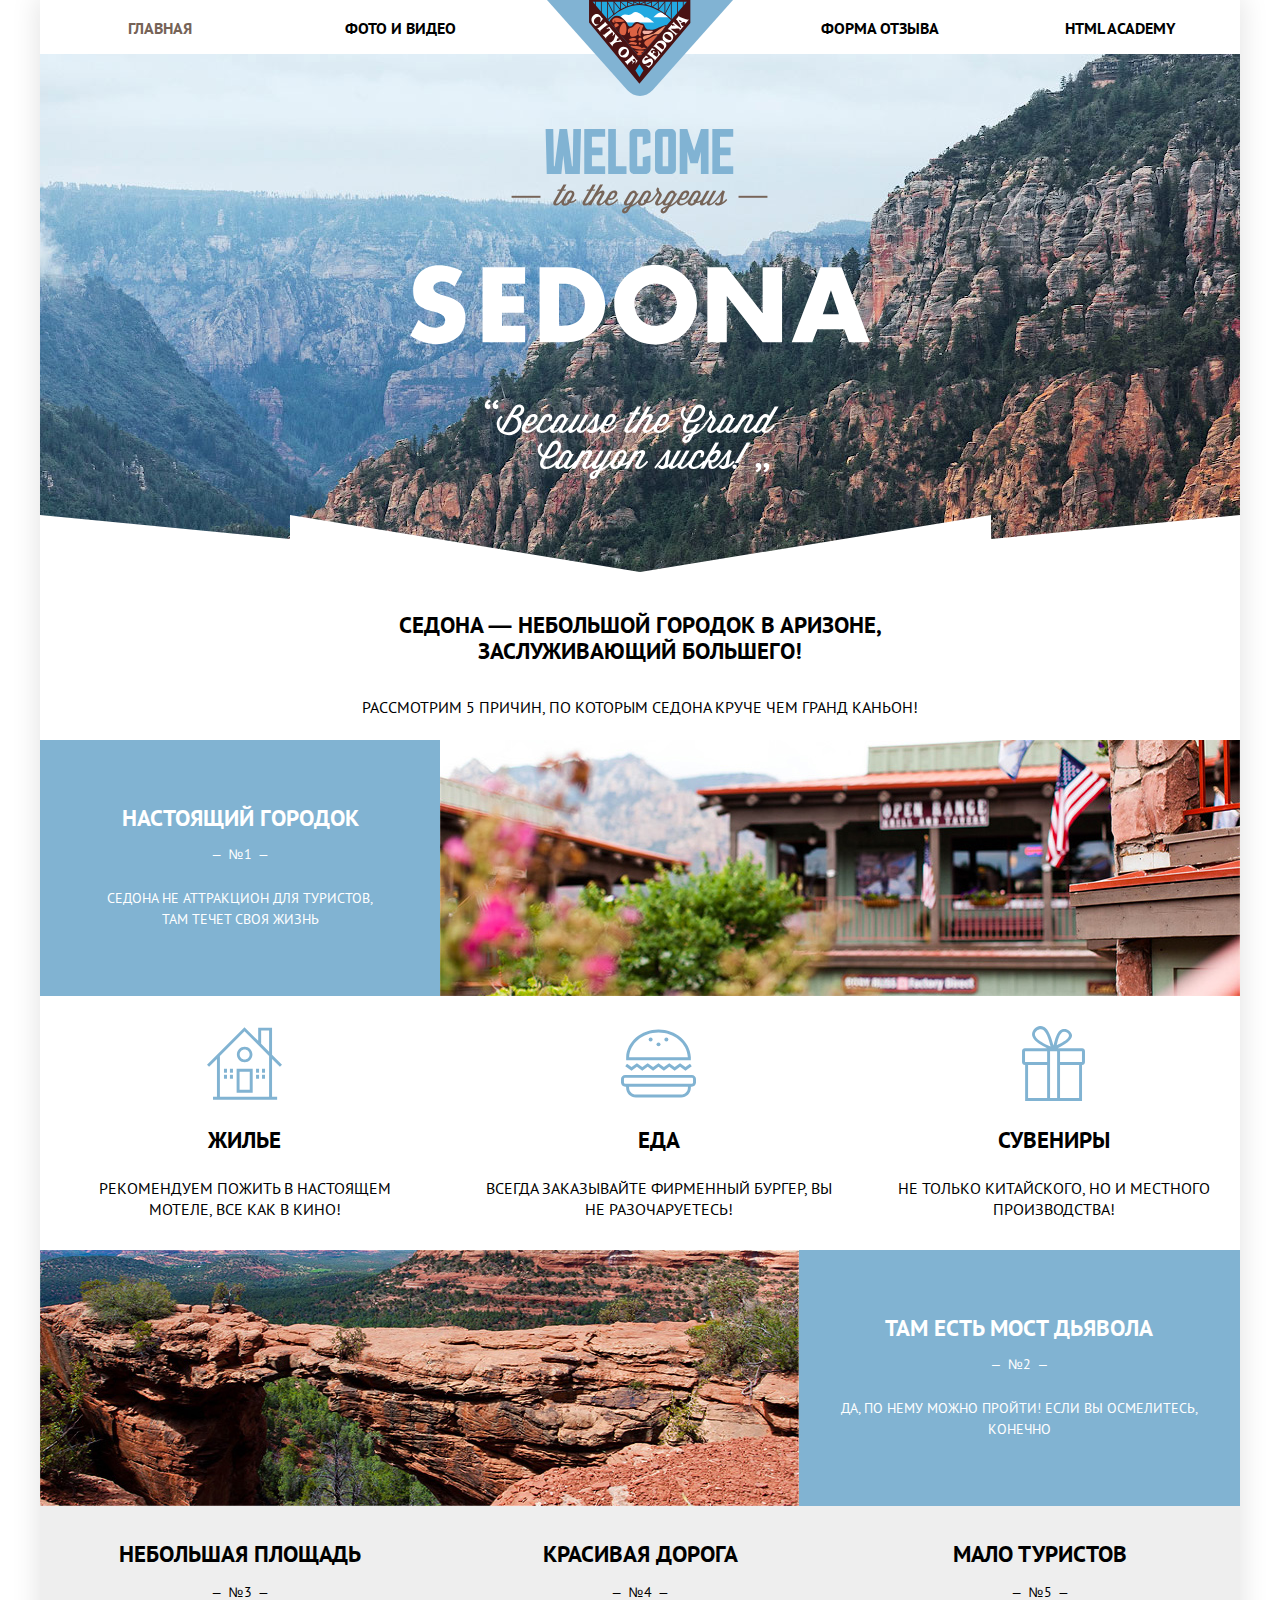
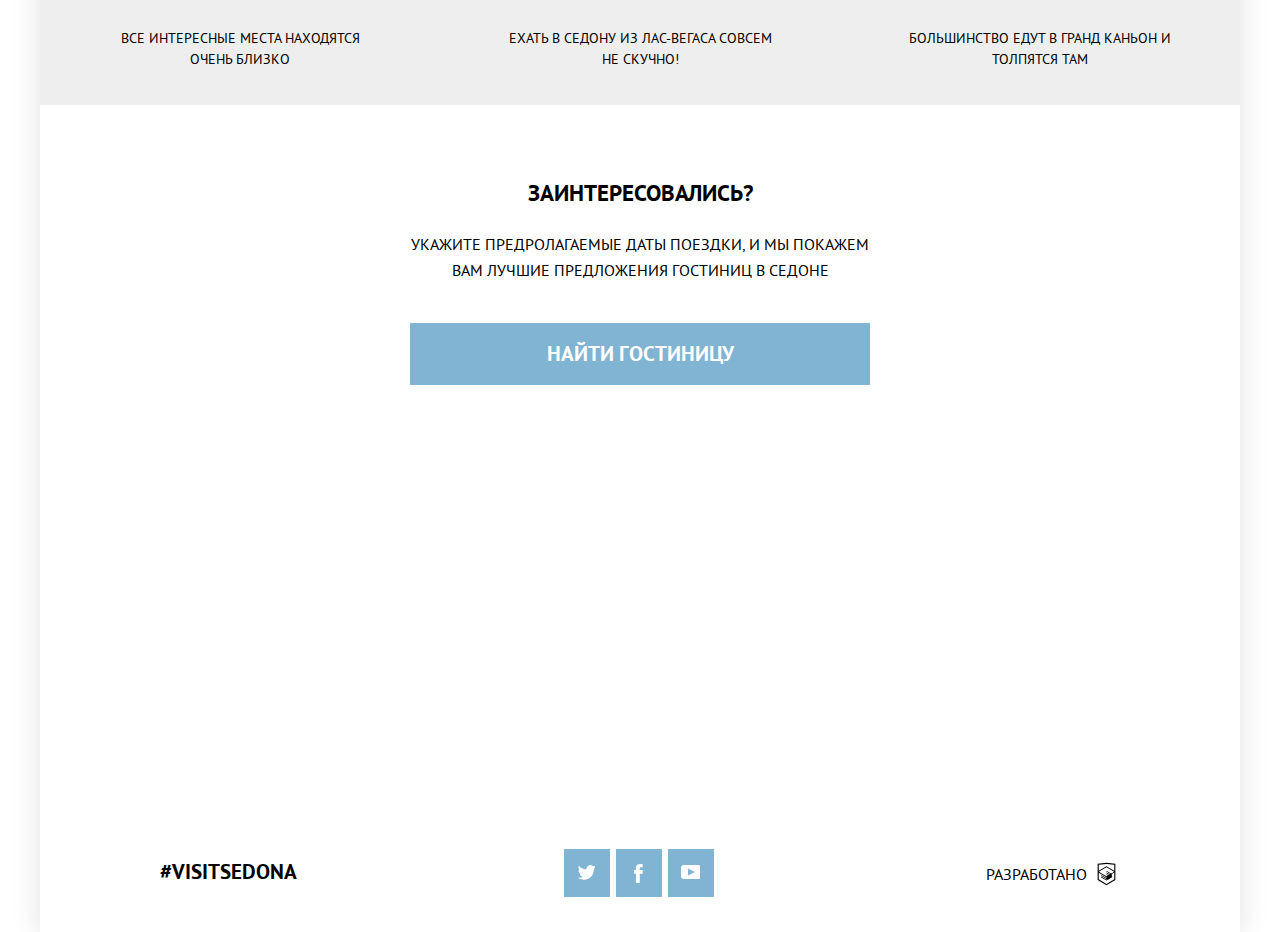
<file: index.html>
<!DOCTYPE html>
<html lang="ru">
<head>
  <meta charset="UTF-8">
  <meta name="viewport" content="width=device-width, initial-scale=1.0">
  <meta http-equiv="X-UA-Compatible" content="ie=edge">
  <meta name="format-detection" content="telephone-no">
  <link rel="stylesheet" href="css/normalize.css">
  <link rel="stylesheet" href="css/style.css">
  <title>Sedona</title>
</head>
<body>

  <header class="main-header nav-no-js">
    <nav class="main-nav">
      <ul class="nav-lists">
        <li class="nav-list nav-list-none nav-list-active">
          <a class="nav-list-item ">Главная</a>
        </li>
        <li class="nav-list nav-list-none">
          <a class="nav-list-item" href="photo.html">Фото и видео</a>
        </li>
        <li class="nav-list nav-list-none">
          <a class="nav-list-item" href="form.html">Форма отзыва</a>
        </li>
        <li class="nav-list nav-list-none">
          <a class="nav-list-item" href="https://htmlacademy.ru/intensive/adaptive">Html academy</a>
        </li>
        <li class="nav-logo">
          <a href="index.html" class="logo-link">
            <picture class="logo-image">
              <source media="(min-width: 1200px)" srcset="img/logo-sedona-desktop.svg">
              <source media="(min-width: 768px)" srcset="img/logo-sedona-tablet.svg">
              <img src="img/logo-sedona-mobile.svg" alt="Sedona">
            </picture>
          </a>
        </li>
      </ul>
      <button type="button" class="menu-toggle">
        <span class="hidden">Menu toggle</span>
      </button>
    </nav>
    <div class="header-intro">
      <img width="282" height="214" src="img/text-sedona-index.svg" alt="">
    </div>
  </header>

  <main>
    <section class="main-intro">
      <b class="intro-title">Седона &mdash; небольшой городок в Аризоне,<br> заслуживающий большего!</b>
      <p class="intro-text">Рассмотрим 5 причин, по которым Седона круче чем Гранд Каньон!</p>
    </section>
    <section class="advantages">
      <div class="advantages-item">
        <div class="advantages-item-about">
          <h2 class="advantages-item-title">Настоящий городок</h2>
          <p class="advantages-item-number">&ndash;&nbsp; №1 &nbsp;&ndash;</p>
          <p class="advantages-item-text">Седона не аттракцион для туристов,<br> там течет своя жизнь</p>
        </div>
        <div class="advantages-picture-wrapper">
          <picture class="advantages-item-picture">
            <source media="(max-width: 767px)" srcset="img/main-city-mobile@1x.jpg 1x,img/main-city-mobile@2x.jpg 2x">
            <source media="(max-width: 1199px)" srcset="img/main-city-tablet@1x.jpg 1x, img/main-city-tablet@2x.jpg 2x">
            <source media="(min-width: 1200px)" srcset="img/main-city-desktop@1x.jpg 1x, img/main-city-desktop@2x.jpg 2x"> 
            <img src="img/main-city@1x.jpg"  alt="Sedona city">
          </picture>
        </div>
      </div>
      <div class="features">
        <ul class="features-list">
          <li class="features-item">
            <img class="features-img" src="img/icon-house.svg" alt="House">
            <div class="features-text">
              <h3 class="features-title">Жилье</h3>
              <p>Рекомендуем пожить в настоящем мотеле, все как в кино!</p>
            </div>
          </li>
        </ul>
        <ul class="features-list">
          <li class="features-item">
            <img class="features-img" src="img/icon-gift.svg" alt="Gift">
            <div class="features-text">
              <h3 class="features-title">Сувениры</h3>
              <p>Не только китайского, но и местного производства!</p>
            </div> 
          </li>
        </ul>
        <ul class="features-list">
          <li class="features-item">
            <img class="features-img" src="img/icon-burger.svg" alt="Food">
            <div class="features-text">
              <h3 class="features-title">Еда</h3>
              <p>Всегда заказывайте фирменный бургер, вы не разочаруетесь!</p>
            </div>
          </li>
        </ul>
      </div>
      <div class="advantages-item advantages-item-bridge">
        <div class="advantages-item-about">
          <h2 class="advantages-item-title">Там есть мост дьявола</h2>
          <p class="advantages-item-number">&ndash;&nbsp; №2 &nbsp;&ndash;</p>
          <p class="advantages-item-text">Да, по нему можно пройти! Если вы осмелитесь, конечно</p>
        </div>
        <div class="advantages-picture-wrapper">
          <picture class="advantages-item-picture">
            <source media="(max-width: 767px)" srcset="img/main-bridge-mobile@1x.jpg 1x,img/main-bridge-mobile@2x.jpg 2x">
            <source media="(max-width: 1199px)" srcset="img/main-bridge-tablet@1x.jpg 1x, img/main-bridge-tablet@2x.jpg 2x">
            <source media="(min-width: 1200px)" srcset="img/main-bridge-desktop@1x.jpg 1x, img/main-bridge-desktop@2x.jpg 2x">
            <img src="img/main-bridge@1x.jpg" alt="Bridge" >
          </picture>
        </div>
      </div>
      <div class="advantages-item-secondary">
        <div class="advantages-item-text">
          <div class="advantages-wrapper">
            <h2 class="advantages-item-title">Небольшая площадь</h2>
            <p class="advantages-item-number">&ndash;&nbsp; №3 &nbsp;&ndash;</p>
            <p>Все интересные места находятся очень близко</p>
          </div>
        </div>
        <div class="advantages-item-text">
          <div class="advantages-wrapper">
            <h2 class="advantages-item-title">Красивая дорога</h2>
            <p class="advantages-item-number">&ndash;&nbsp; №4 &nbsp;&ndash;</p>
            <p>Ехать в Седону из Лас-Вегаса совсем не скучно!</p>
          </div>
        </div>
        <div class="advantages-item-text">
          <div class="advantages-wrapper">
            <h2 class="advantages-item-title">Мало туристов</h2>
            <p class="advantages-item-number">&ndash;&nbsp; №5 &nbsp;&ndash;</p>
            <p>Большинство едут в Гранд Каньон и толпятся там</p>
          </div>
        </div>
      </div>
    </section>
    <section class="booking">
      <h2 class="booking-title">Заинтересовались?</h2>
      <p class="booking-text">Укажите предролагаемые даты поездки, и мы покажем вам лучшие предложения гостиниц в Седоне</p>
      <a class="button booking-search">Найти гостиницу</a>
    </section>
    <section class="map">
        <iframe src="https://www.google.com/maps/embed?pb=!1m18!1m12!1m3!1d3335947.397958795!2d-113.57389481332872!3d35.26219796057121!2m3!1f0!2f0!3f0!3m2!1i1024!2i768!4f13.1!3m3!1m2!1s0x872dbe91db5abf7b%3A0x6b38c28b698d0d4a!2sCoconino+National+Forest!5e0!3m2!1sru!2sua!4v1564577452676!5m2!1sru!2sua" width="1200" height="360" frameborder="0" style="border:0" allowfullscreen></iframe>
    </section>
  </main>

  <footer>
    <div class="footer-hashtag">
      <p>#VisitSedona</p>
    </div>
    <div class="footer-social">
      <ul class="social-list">
        <li class="social-list-item">
          <a class="footer-link-twitter">
            <svg xmlns="http://www.w3.org/2000/svg" version="1" width="17.5" height="14.663"><path fill-rule="evenodd" clip-rule="evenodd" d="M11.283.153c1.736-.484 3.074.264 3.685 1.15.694-.225 1.372-.47 2.072-.69-.004.841-.538 1.478-.883 1.728.704.165 1.343-.481 1.343-.481-.175.977-1.035 1.746-1.611 1.977-.239 6.592-3.272 10.956-10.382 10.823h-.46c-.422 0-4.29-.45-5.047-1.843 2.341.192 4.011-.412 4.835-1.15-.989-.293-2.761-.464-3.07-2.881.362.105.583.223 1.228.117C1.757 8.067.385 7.366.461 5.218c.294.319 1.1.523 1.381.461C1.117 5.444-.188 2.398.921.843 2.794 2.655 4.769 4.364 8.29 4.528c.216-2.24 1.171-3.74 2.993-4.375z"/></svg>
          </a>
        </li>
        <li class="social-list-item">
          <a class="footer-link-facebook">
              <svg xmlns="http://www.w3.org/2000/svg" version="1" width="8.672" height="18.944"><path d="M6.275 3.356h2.398V0H5.795C2.656.181 1.54 2.387 1.948 6.114H0v3.518h1.959v9.312h3.837V9.632h2.857V6.114H5.787c-.022-1.045-.037-2.405.488-2.758z"/></svg>
          </a>
        </li>
        <li class="social-list-item">
          <a class="footer-link-youtube">
              <svg xmlns="http://www.w3.org/2000/svg" version="1" width="19.979" height="14.015"><path d="M17.145 0H2.835A2.842 2.842 0 0 0 0 2.835v8.345a2.842 2.842 0 0 0 2.835 2.835h14.31a2.842 2.842 0 0 0 2.835-2.835V2.835A2.844 2.844 0 0 0 17.145 0zM7.036 10.392V3.623l6.769 3.384-6.769 3.385z"/></svg>
          </a>
        </li>
      </ul>
    </div>
    <div class="footer-copyright">
      <span>Разработано</span>
      <a href="https://htmlacademy.ru/">
        <svg width="27" height="34" xmlns="http://www.w3.org/2000/svg" viewBox="0 0 60 60"><path fill="#000000" d="M30.2 5H30L10.3 7.1v36.2L30 55l19.7-11.7V7.1L30.2 5zm17 36.8L30 52 12.8 41.8V27l17.1 10.2V39l-11.7-7v1.8L30 40.9v1.9l-11.8-7v1.8l11.8 7 11.9-7.1v-7.6l5.3-3.2v15.1zm-.1-17l-4.7 2.8-2.2 1.3-10.3-6.1v1.8l8.8 5.3h-.1l-.2.1-1.3.7-7.3-4.3v1.8l5.8 3.4-1.4.9-4.3-2.6v1.8l2.9 1.7-2.9 1.7-17-10.1 17-10.2 17.2 10zm.1-1.8L29.9 12.8 12.8 23V9.4L30 7.6l17.2 1.8V23z"/></svg>
      </a>
    </div>
  </footer>

  <script src="js/main.js"></script>
</body>
</html>
</file>
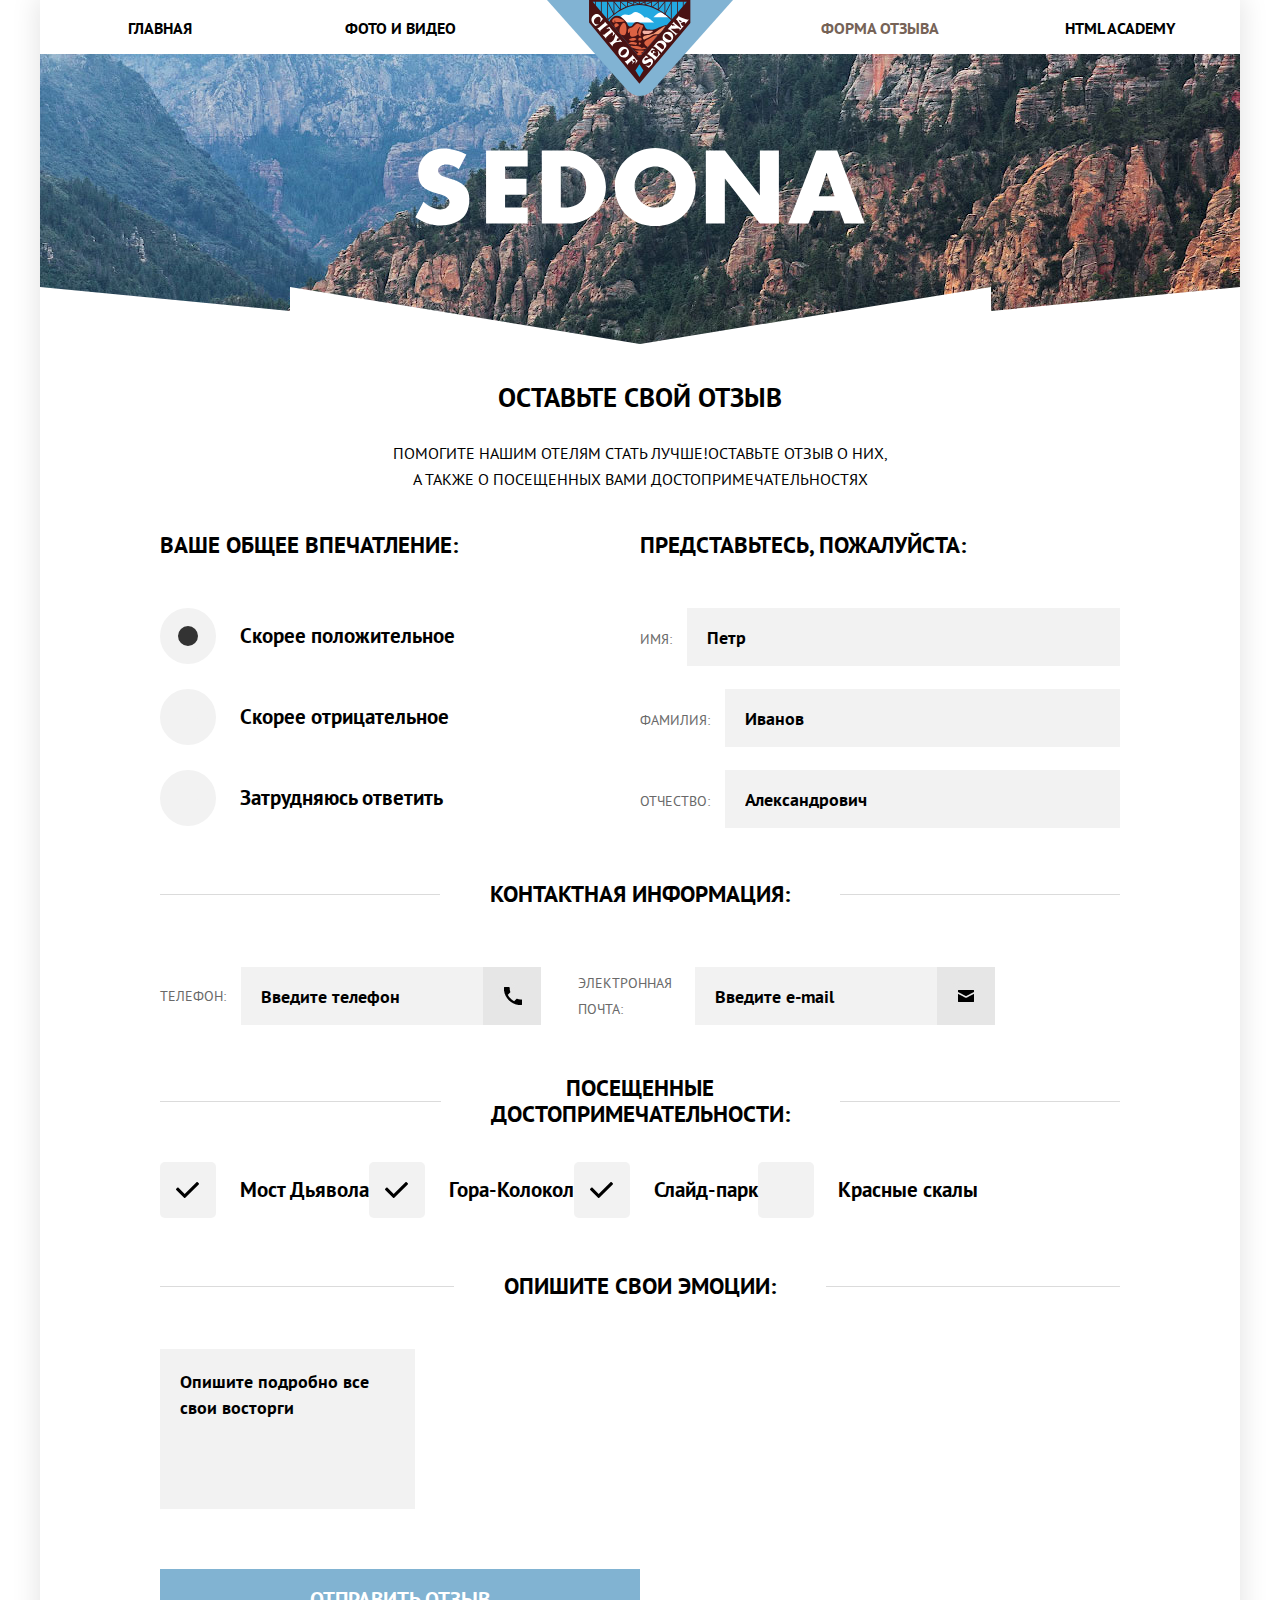
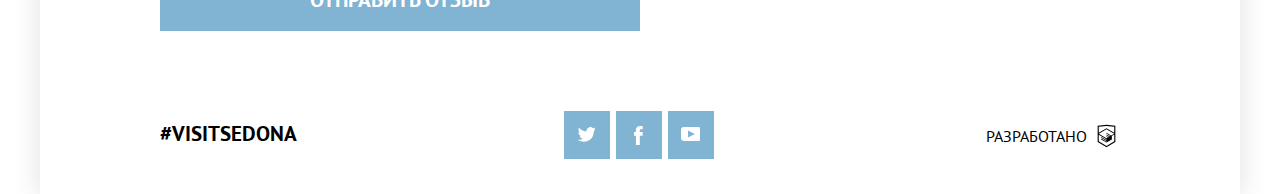
<file: form.html>
<!DOCTYPE html>
<html lang="ru">
<head>
  <meta charset="UTF-8">
  <meta name="viewport" content="width=device-width, initial-scale=1.0">
  <meta http-equiv="X-UA-Compatible" content="ie=edge">
  <meta name="format-detection" content="telephone-no">
  <link rel="stylesheet" href="css/normalize.css">
  <link rel="stylesheet" href="css/style.css">
  <title>Sedona</title>
</head>
<body class="form-html header-secondary">
  <header class="main-header nav-no-js">
    <nav class="main-nav">
      <ul class="nav-lists">
        <li class="nav-list nav-list-none ">
          <a class="nav-list-item" href="index.html">Главная</a>
        </li>
        <li class="nav-list nav-list-none">
          <a class="nav-list-item"  href="photo.html">Фото и видео</a>
        </li>
        <li class="nav-list nav-list-none nav-list-active">
          <a class="nav-list-item">Форма отзыва</a>
        </li>
        <li class="nav-list nav-list-none">
          <a class="nav-list-item" href="https://htmlacademy.ru/intensive/adaptive">Html academy</a>
        </li>
        <li class="nav-logo">
          <a href="index.html" class="logo-link">
            <picture class="logo-image">
              <source media="(min-width: 1200px)" srcset="img/logo-sedona-desktop.svg">
              <source media="(min-width: 768px)" srcset="img/logo-sedona-tablet.svg">
              <img src="img/logo-sedona-mobile.svg" alt="Sedona">
            </picture>
          </a>
        </li>
      </ul>
      <button type="button" class="menu-toggle">
        <span class="hidden">Menu toggle</span>
      </button>
    </nav>
    <div class="header-intro">
        <img src="img/text-sedona.svg" width="229" height="39" alt="">
    </div>
  </header>

  <main>
    <section class="main-intro">
      <h3 class="intro-title">Оставьте свой отзыв</h3>
      <p class="intro-text">Помогите нашим отелям стать лучше!Оставьте отзыв о них,<br> а также о посещенных вами достопримечательностях</p>
    </section>
    <form class="form" action="https://echo.htmlacademy.ru/" method="get">
      <fieldset class="feedback-section personal-data-section">
        <legend class="feedback-section-title">Представьтесь<span>, пожалуйста</span>:</legend>
        <div class="textbox-wrapper">
          <div class="textbox">
            <label class="textbox-title" for="firstname">Имя:</label>
            <input class="textbox-input" type="text" id="firstname" name="firstname" placeholder="Петр">
          </div>
          <div class="textbox">
            <label class="textbox-title" for="surname">Фамилия:</label>
            <input class="textbox-input" type="text" id="surname" name="surname" placeholder="Иванов">
          </div>
          <div class="textbox">
            <label class="textbox-title" for="midname">Отчество:</label>
            <input class="textbox-input" type="text" id="midname" name="midname" placeholder="Александрович">
          </div>
        </div>
      </fieldset>
      <fieldset class="feedback-section contacts-section">
        <legend class="feedback-section-title">Контактная информация:</legend>
        <div class="textbox-wrapper">
          <div class="textbox textbox-contacts">
            <label for="phone" class="textbox-title"><span>Контактный</span> телефон:</label>
            <input type="tel" class="textbox-input textbox-input-phone" id="phone" name="phone" placeholder="Введите телефон" pattern="[0-9]{1}-[0-9]{3}-[0-9]{7}">
          </div>
          <div class="textbox textbox-contacts">
            <label for="email" class="textbox-title">Электронная почта:</label>
            <input type="email" class="textbox-input textbox-input-email" id="email" name="email" placeholder="Введите e-mail">
          </div>
        </div>
      </fieldset>
      <fieldset class="feedback-section impression-section">
        <legend class="feedback-section-title">Ваше общее впечатление:</legend>
        <ul class="toggle-set">
          <li class="toggle-set-item">
            <input class="toggle-set-input" id="value1" name="rating" type="radio" checked>
            <label class="toggle-set-label" for="value1">Скорее положительное</label>
          </li>
          <li class="toggle-set-item">
            <input class="toggle-set-input" id="value2" name="rating" type="radio">
            <label class="toggle-set-label" for="value2">Скорее отрицательное</label>
          </li>
          <li class="toggle-set-item">
            <input class="toggle-set-input" id="value3" name="rating" type="radio">
            <label class="toggle-set-label" for="value3">Затрудняюсь ответить</label>
          </li>
        </ul>
      </fieldset>
      <fieldset class="feedback-section places-section">
        <legend class="feedback-section-title">Посещенные<br> достопримечательности:</legend>
        <ul class="toggle-set">
          <li class="toggle-set-item">
            <input class="toggle-set-input" id="checkbox1" name="bridge" type="checkbox" checked>
            <label class="toggle-set-label" for="checkbox1">Мост Дьявола</label>
          </li>
          <li class="toggle-set-item">
            <input class="toggle-set-input" id="checkbox2" name="mountain" type="checkbox" checked>
            <label class="toggle-set-label" for="checkbox2">Гора-Колокол</label>
          </li>
          <li class="toggle-set-item">
            <input class="toggle-set-input" id="checkbox3" name="park" type="checkbox" checked>
            <label class="toggle-set-label" for="checkbox3">Слайд-парк</label>
          </li>
          <li class="toggle-set-item">
            <input class="toggle-set-input" id="checkbox4" name="rock" type="checkbox">
            <label class="toggle-set-label" for="checkbox4">Красные скалы</label>
          </li>
        </ul>
      </fieldset>
      <fieldset class="feedback-section text-area-section">
        <legend class="feedback-section-title">Опишите свои эмоции:</legend>
        <div class="textbox-wrapper">
          <div class="textbox">
            <textarea class="textbox-input" placeholder="Опишите подробно все свои восторги"></textarea>
          </div>
        </div>
      </fieldset>
      <button class="button form-button" type="submit">Отправить отзыв</button>
    </form>
  </main>

  <footer>
    <div class="footer-hashtag">
      <p>#VisitSedona</p>
    </div>
    <div class="footer-social">
      <ul class="social-list">
        <li class="social-list-item">
          <a class="footer-link-twitter">
            <svg xmlns="http://www.w3.org/2000/svg" version="1" width="17.5" height="14.663"><path fill-rule="evenodd" clip-rule="evenodd" d="M11.283.153c1.736-.484 3.074.264 3.685 1.15.694-.225 1.372-.47 2.072-.69-.004.841-.538 1.478-.883 1.728.704.165 1.343-.481 1.343-.481-.175.977-1.035 1.746-1.611 1.977-.239 6.592-3.272 10.956-10.382 10.823h-.46c-.422 0-4.29-.45-5.047-1.843 2.341.192 4.011-.412 4.835-1.15-.989-.293-2.761-.464-3.07-2.881.362.105.583.223 1.228.117C1.757 8.067.385 7.366.461 5.218c.294.319 1.1.523 1.381.461C1.117 5.444-.188 2.398.921.843 2.794 2.655 4.769 4.364 8.29 4.528c.216-2.24 1.171-3.74 2.993-4.375z"/></svg>
          </a>
        </li>
        <li class="social-list-item">
          <a class="footer-link-facebook">
              <svg xmlns="http://www.w3.org/2000/svg" version="1" width="8.672" height="18.944"><path d="M6.275 3.356h2.398V0H5.795C2.656.181 1.54 2.387 1.948 6.114H0v3.518h1.959v9.312h3.837V9.632h2.857V6.114H5.787c-.022-1.045-.037-2.405.488-2.758z"/></svg>
          </a>
        </li>
        <li class="social-list-item">
          <a class="footer-link-youtube">
              <svg xmlns="http://www.w3.org/2000/svg" version="1" width="19.979" height="14.015"><path d="M17.145 0H2.835A2.842 2.842 0 0 0 0 2.835v8.345a2.842 2.842 0 0 0 2.835 2.835h14.31a2.842 2.842 0 0 0 2.835-2.835V2.835A2.844 2.844 0 0 0 17.145 0zM7.036 10.392V3.623l6.769 3.384-6.769 3.385z"/></svg>
          </a>
        </li>
      </ul>
    </div>
    <div class="footer-copyright">
      <span>Разработано</span>
      <a href="https://htmlacademy.ru/">
        <svg width="27" height="34" xmlns="http://www.w3.org/2000/svg" viewBox="0 0 60 60"><path fill="#000000" d="M30.2 5H30L10.3 7.1v36.2L30 55l19.7-11.7V7.1L30.2 5zm17 36.8L30 52 12.8 41.8V27l17.1 10.2V39l-11.7-7v1.8L30 40.9v1.9l-11.8-7v1.8l11.8 7 11.9-7.1v-7.6l5.3-3.2v15.1zm-.1-17l-4.7 2.8-2.2 1.3-10.3-6.1v1.8l8.8 5.3h-.1l-.2.1-1.3.7-7.3-4.3v1.8l5.8 3.4-1.4.9-4.3-2.6v1.8l2.9 1.7-2.9 1.7-17-10.1 17-10.2 17.2 10zm.1-1.8L29.9 12.8 12.8 23V9.4L30 7.6l17.2 1.8V23z"/></svg>
      </a>
    </div>
  </footer>

  <script src="js/main.js"></script>
</body>
</html>
</file>
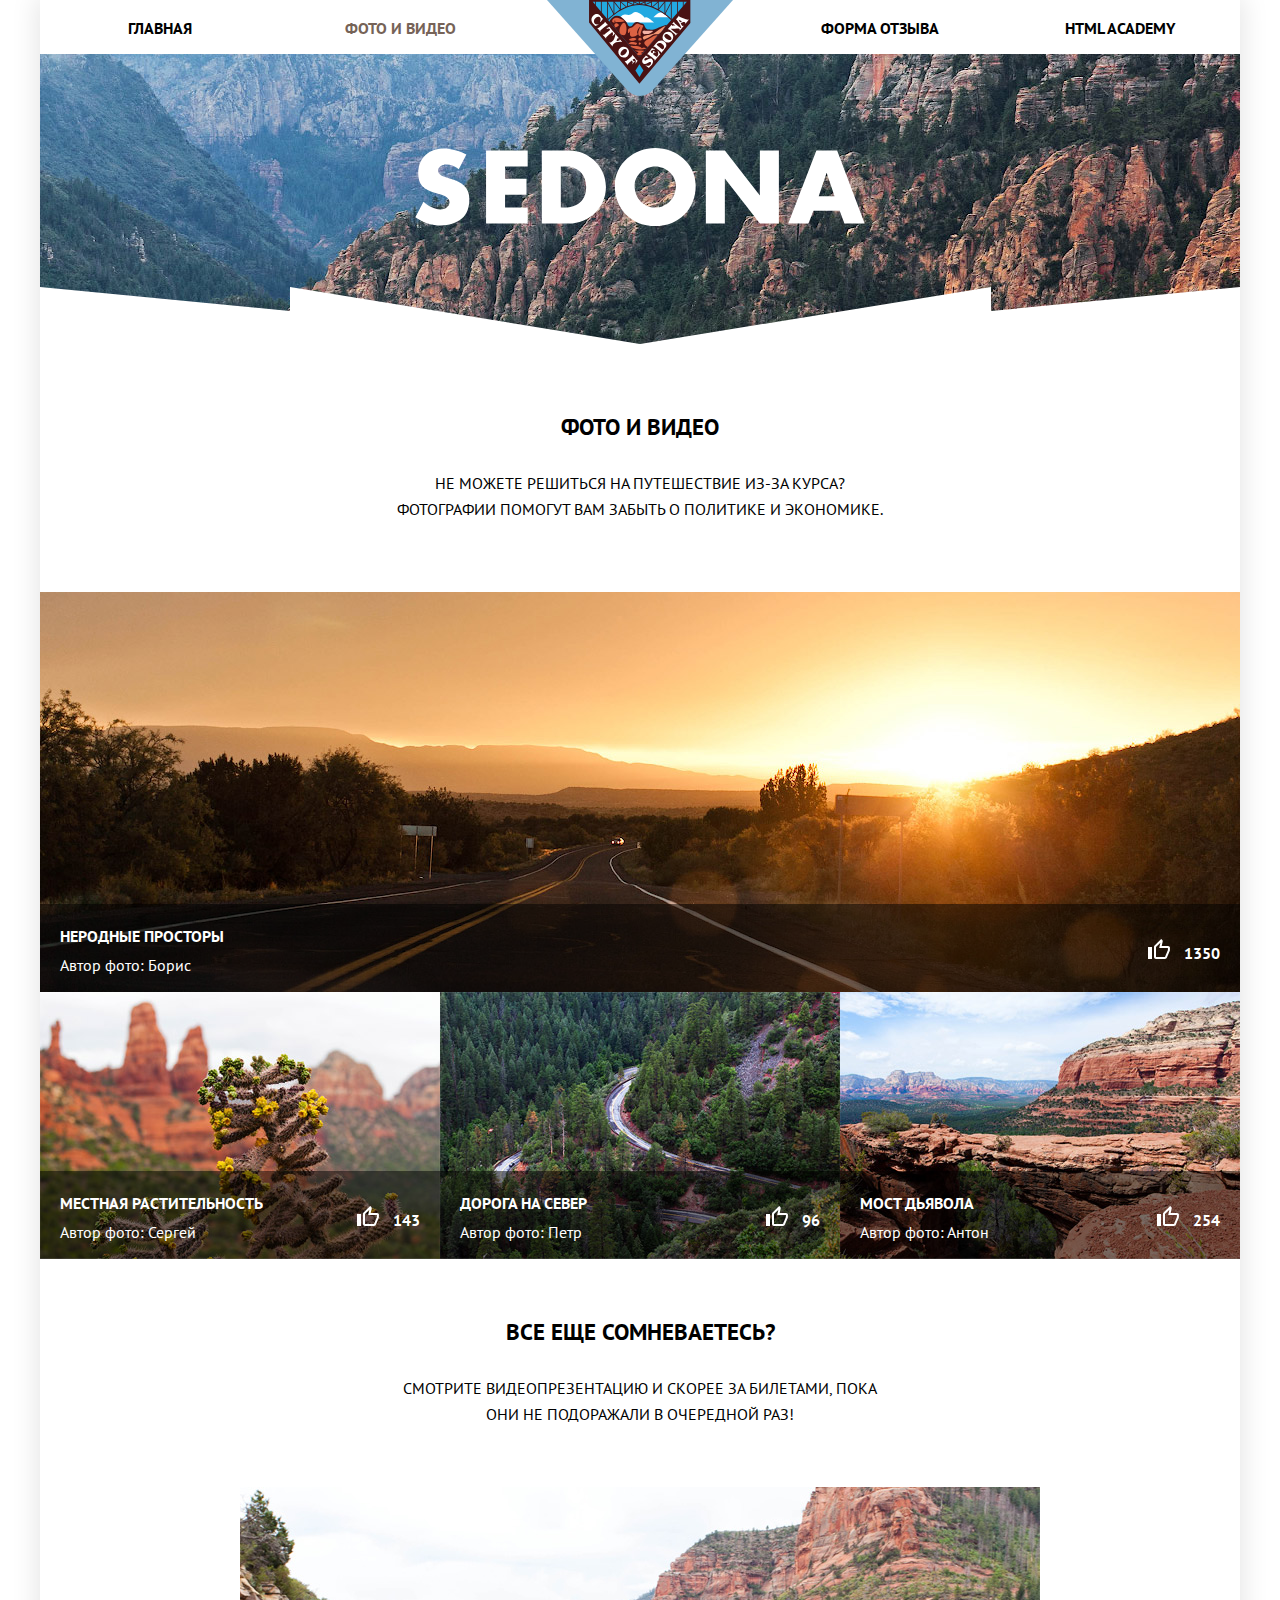
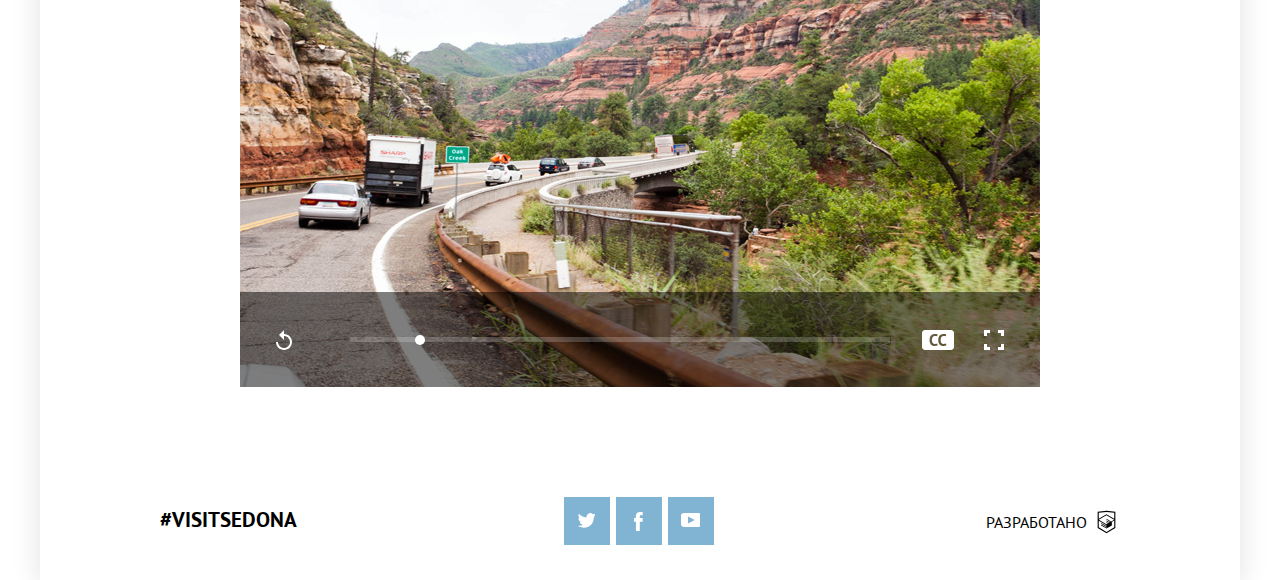
<file: photo.html>
<!DOCTYPE html>
<html lang="ru">
<head>
  <meta charset="UTF-8">
  <meta name="viewport" content="width=device-width, initial-scale=1.0">
  <meta http-equiv="X-UA-Compatible" content="ie=edge">
  <meta name="format-detection" content="telephone-no">
  <link rel="stylesheet" href="css/normalize.css">
  <link rel="stylesheet" href="css/style.css">
  <title>Sedona</title>
</head>
<body class="photo-html header-secondary">
  <header class="main-header nav-no-js">
    <nav class="main-nav">
      <ul class="nav-lists">
        <li class="nav-list nav-list-none ">
          <a class="nav-list-item" href="index.html">Главная</a>
        </li>
        <li class="nav-list nav-list-none nav-list-active">
          <a class="nav-list-item">Фото и видео</a>
        </li>
        <li class="nav-list nav-list-none">
          <a class="nav-list-item" href="form.html">Форма отзыва</a>
        </li>
        <li class="nav-list nav-list-none">
          <a class="nav-list-item" href="https://htmlacademy.ru/intensive/adaptive">Html academy</a>
        </li>
        <li class="nav-logo">
          <a href="index.html" class="logo-link">
            <picture class="logo-image">
              <source media="(min-width: 1200px)" srcset="img/logo-sedona-desktop.svg">
              <source media="(min-width: 768px)" srcset="img/logo-sedona-tablet.svg">
              <img src="img/logo-sedona-mobile.svg" alt="Sedona">
            </picture>
          </a>
        </li>
      </ul>
      <button type="button" class="menu-toggle">
        <span class="hidden">Menu toggle</span>
      </button>
    </nav>
    <div class="header-intro">
        <img src="img/text-sedona.svg" width="229" height="39" alt="">
    </div>
  </header>

  <main>
    <section class="main-intro">
      <h2 class="main-intro-title">Фото и видео</h2>
      <p class="main-intro-text">Не можете решиться на путешествие из-за курса?<br> Фотографии помогут вам забыть о политике и экономике.</p>
    </section>
    <section class="photos-container">
      <article class="photo photo-first">
        <div class="photo-wrapper">
          <picture class="photo-image">
            <source media="(max-width: 767px)" srcset="img/photo-sunset-mobile@1x.jpg 1x, img/photo-sunset-mobile@2x.jpg 2x">
            <source media="(max-width: 1199px)" srcset="img/photo-sunset-tablet@1x.jpg 1x, img/photo-sunset-tablet@2x.jpg 2x">
            <source media="(min-width: 1200px)" srcset="img/photo-sunset-desktop@1x.jpg 1x, img/photo-sunset-desktop@2x.jpg 2x">
            <img src="img/photo-sunset-desktop@1x.jpg" alt="Закат">
          </picture>
        </div>
        <div class="photo-description">
          <div class="photo-text">
            <h3 class="photo-title">Неродные просторы</h3>
            <div class="photo-author">Автор фото: Борис</div>
          </div>
          <div class="photo-likes">
            <svg xmlns="http://www.w3.org/2000/svg" version="1" width="22" height="20"><path fill="#a9a9a9" d="M12.383 3.646l-.637 2.929L11.219 9H19.9v2l.001.058L17 18H8V8.029l.014-.015 4.369-4.368M2 10v8-8M13.2 0L6.6 6.6c-.4.3-.6.8-.6 1.4v10c0 1.1.9 2 2 2h9c.8 0 1.5-.5 1.8-1.2l3-7.1c.1-.2.1-.5.1-.7V9h.1c0-1.1-.9-2-2-2h-6.3l1-4.6v-.3c0-.4-.2-.8-.4-1.1l-1.1-1zM4 8H0v12h4V8zm18 1v.044V9z"/></svg>
            <span class="photo-likes-value">1350</span>
          </div>
        </div>
      </article>
      <article class="photo">
        <div class="photo-wrapper">
            <picture class="photo-image">
              <source media="(max-width: 767px)" srcset="img/photo-cactus-mobile@1x.jpg 1x, img/photo-cactus-mobile@2x.jpg 2x">
              <source media="(max-width: 1199px)" srcset="img/photo-cactus-tablet@1x.jpg 1x, img/photo-cactus-tablet@2x.jpg 2x">
              <source media="(min-width: 1200px)" srcset="img/photo-cactus-desktop@1x.jpg 1x, img/photo-cactus-desktop@2x.jpg 2x">
              <img src="img/photo-cactus-desktop@1x.jpg" alt="Закат">
            </picture>
        </div>
        <div class="photo-description">
          <div class="photo-text">
            <h3 class="photo-title">Местная растительность</h3>
            <div class="photo-author">Автор фото: Сергей</div>
          </div>
          <div class="photo-likes">
            <svg xmlns="http://www.w3.org/2000/svg" version="1" width="22" height="20"><path fill="#a9a9a9" d="M12.383 3.646l-.637 2.929L11.219 9H19.9v2l.001.058L17 18H8V8.029l.014-.015 4.369-4.368M2 10v8-8M13.2 0L6.6 6.6c-.4.3-.6.8-.6 1.4v10c0 1.1.9 2 2 2h9c.8 0 1.5-.5 1.8-1.2l3-7.1c.1-.2.1-.5.1-.7V9h.1c0-1.1-.9-2-2-2h-6.3l1-4.6v-.3c0-.4-.2-.8-.4-1.1l-1.1-1zM4 8H0v12h4V8zm18 1v.044V9z"/></svg>
            <span class="photo-likes-value">143</span>
          </div>
        </div>
      </article>
      <article class="photo">
        <div class="photo-wrapper">
            <picture class="photo-image">
              <source media="(max-width: 767px)" srcset="img/photo-roads-mobile@1x.jpg 1x, img/photo-roads-mobile@2x.jpg 2x">
              <source media="(max-width: 1199px)" srcset="img/photo-roads-tablet@1x.jpg 1x, img/photo-roads-tablet@2x.jpg 2x">
              <source media="(min-width: 1200px)" srcset="img/photo-roads-desktop@1x.jpg 1x, img/photo-roads-desktop@2x.jpg 2x">
              <img src="img/photo-roads-desktop@1x.jpg" alt="Закат">
            </picture>
        </div>
        <div class="photo-description">
          <div class="photo-text">
            <h3 class="photo-title">Дорога на север</h3>
            <div class="photo-author">Автор фото: Петр</div>
          </div>
          <div class="photo-likes">
            <svg xmlns="http://www.w3.org/2000/svg" version="1" width="22" height="20"><path fill="#a9a9a9" d="M12.383 3.646l-.637 2.929L11.219 9H19.9v2l.001.058L17 18H8V8.029l.014-.015 4.369-4.368M2 10v8-8M13.2 0L6.6 6.6c-.4.3-.6.8-.6 1.4v10c0 1.1.9 2 2 2h9c.8 0 1.5-.5 1.8-1.2l3-7.1c.1-.2.1-.5.1-.7V9h.1c0-1.1-.9-2-2-2h-6.3l1-4.6v-.3c0-.4-.2-.8-.4-1.1l-1.1-1zM4 8H0v12h4V8zm18 1v.044V9z"/></svg>
            <span class="photo-likes-value">96</span>
          </div>
        </div>
      </article>
      <article class="photo">
        <div class="photo-wrapper">
            <picture class="photo-image">
              <source media="(max-width: 767px)" srcset="img/photo-bridge-mobile@1x.jpg 1x, img/photo-bridge-mobile@2x.jpg 2x">
              <source media="(max-width: 1199px)" srcset="img/photo-bridge-tablet@1x.jpg 1x, img/photo-bridge-tablet@2x.jpg 2x">
              <source media="(min-width: 1200px)" srcset="img/photo-bridge-desktop@1x.jpg 1x, img/photo-bridge-desktop@2x.jpg 2x">
              <img src="img/photo-bridge-desktop@1x.jpg" alt="Закат">
            </picture>
        </div>
        <div class="photo-description">
          <div class="photo-text">
            <h3 class="photo-title">Мост дьявола</h3>
            <div class="photo-author">Автор фото: Антон</div>
          </div>
          <div class="photo-likes">
            <svg xmlns="http://www.w3.org/2000/svg" version="1" width="22" height="20"><path fill="#a9a9a9" d="M12.383 3.646l-.637 2.929L11.219 9H19.9v2l.001.058L17 18H8V8.029l.014-.015 4.369-4.368M2 10v8-8M13.2 0L6.6 6.6c-.4.3-.6.8-.6 1.4v10c0 1.1.9 2 2 2h9c.8 0 1.5-.5 1.8-1.2l3-7.1c.1-.2.1-.5.1-.7V9h.1c0-1.1-.9-2-2-2h-6.3l1-4.6v-.3c0-.4-.2-.8-.4-1.1l-1.1-1zM4 8H0v12h4V8zm18 1v.044V9z"/></svg>
            <span class="photo-likes-value">254</span>
          </div>
        </div>
      </article>
    </section>
    <section class="video-container">
      <div class="video-text">
        <h3 class="video-text-title">Все еще сомневаетесь?</h3>
        <p>Смотрите видеопрезентацию и скорее за билетами, пока<br> они не подоражали в очередной раз!</p>
      </div>
      <div class="video-wrapper">
        <div class="player-screen">
          <!-- <video
            width="320" height="201"
            preload="auto">
            <source src="video/sedona.mp4" type="video/mp4">
          </video> -->
        </div>
        <div class="video-controls">
          <button class="player-button button-replay">
              <svg class="player-icon" xmlns="http://www.w3.org/2000/svg" version="1" width="16" height="20"><path fill="#454545" d="M8 4V0L3 5l5 5V6c3.315 0 6 2.686 6 6s-2.685 6-6 6-6-2.686-6-6H0c0 4.42 3.58 8 8 8s8-3.58 8-8-3.58-8-8-8z"/></svg>
          </button>
          <div class="player-progress-bar">
            <div class="scale">
              <div class="bar"></div>
            </div>
          </div>
          <button class="player-button button-subtitles">
              <svg xmlns="http://www.w3.org/2000/svg" version="1" width="32" height="20"><path fill="#454545" d="M29 0H3C1.35 0 0 1.35 0 3v14c0 1.65 1.35 3 3 3h26c1.65 0 3-1.35 3-3V3c0-1.65-1.35-3-3-3zM14.403 15.854a8.61 8.61 0 0 1-1.678.164 5.986 5.986 0 0 1-1.976-.323c-.623-.214-1.172-.562-1.646-1.041s-.852-1.103-1.133-1.868c-.28-.766-.419-1.695-.419-2.786 0-1.134.157-2.085.471-2.851.315-.768.723-1.384 1.224-1.854a4.53 4.53 0 0 1 1.679-1.008 5.86 5.86 0 0 1 1.852-.307c.66 0 1.22.045 1.678.134.457.087.835.192 1.133.313l-.448 1.92a3.332 3.332 0 0 0-.902-.265A8.244 8.244 0 0 0 12.973 6c-.915 0-1.649.325-2.206.977-.558.651-.836 1.663-.836 3.031 0 .598.067 1.142.199 1.632.132.493.334.913.603 1.26.271.349.607.619 1.01.812.402.193.867.29 1.396.29.496 0 .915-.049 1.257-.148.342-.099.639-.227.893-.38l.463 1.841c-.354.249-.803.43-1.349.539zm8.698 0a8.618 8.618 0 0 1-1.678.164 5.986 5.986 0 0 1-1.976-.323c-.623-.214-1.172-.562-1.646-1.041s-.852-1.103-1.133-1.868c-.281-.767-.421-1.695-.421-2.786 0-1.134.157-2.085.471-2.851.314-.768.723-1.384 1.223-1.854a4.526 4.526 0 0 1 1.68-1.008 5.858 5.858 0 0 1 1.851-.307c.661 0 1.221.045 1.678.134a6.05 6.05 0 0 1 1.133.313l-.446 1.918a3.314 3.314 0 0 0-.901-.265A8.569 8.569 0 0 0 21.67 6c-.915 0-1.649.325-2.206.977-.558.651-.836 1.663-.836 3.031 0 .598.067 1.142.199 1.632.132.493.334.913.603 1.26.271.349.606.619 1.009.812.402.193.868.29 1.396.29.497 0 .915-.049 1.257-.148.342-.099.64-.227.894-.38l.463 1.841c-.353.249-.803.43-1.348.539z"/></svg>
          </button>
          <button class="player-button button-fullscreen">
            <svg xmlns="http://www.w3.org/2000/svg" version="1" width="20" height="20">
              <path fill="#454545" d="M0 0v6h3V3h3V0H3zM3 14H0v6h6v-3H3zM17 0h-3v3h3v3h3V0zM17 17h-3v3h6v-6h-3z"/>
            </svg>
          </button>
        </div>
      </div>
    </section>
  </main>

  <footer>
    <div class="footer-hashtag">
      <p>#VisitSedona</p>
    </div>
    <div class="footer-social">
      <ul class="social-list">
        <li class="social-list-item">
          <a class="footer-link-twitter">
            <svg xmlns="http://www.w3.org/2000/svg" version="1" width="17.5" height="14.663"><path fill-rule="evenodd" clip-rule="evenodd" d="M11.283.153c1.736-.484 3.074.264 3.685 1.15.694-.225 1.372-.47 2.072-.69-.004.841-.538 1.478-.883 1.728.704.165 1.343-.481 1.343-.481-.175.977-1.035 1.746-1.611 1.977-.239 6.592-3.272 10.956-10.382 10.823h-.46c-.422 0-4.29-.45-5.047-1.843 2.341.192 4.011-.412 4.835-1.15-.989-.293-2.761-.464-3.07-2.881.362.105.583.223 1.228.117C1.757 8.067.385 7.366.461 5.218c.294.319 1.1.523 1.381.461C1.117 5.444-.188 2.398.921.843 2.794 2.655 4.769 4.364 8.29 4.528c.216-2.24 1.171-3.74 2.993-4.375z"/></svg>
          </a>
        </li>
        <li class="social-list-item">
          <a class="footer-link-facebook">
              <svg xmlns="http://www.w3.org/2000/svg" version="1" width="8.672" height="18.944"><path d="M6.275 3.356h2.398V0H5.795C2.656.181 1.54 2.387 1.948 6.114H0v3.518h1.959v9.312h3.837V9.632h2.857V6.114H5.787c-.022-1.045-.037-2.405.488-2.758z"/></svg>
          </a>
        </li>
        <li class="social-list-item">
          <a class="footer-link-youtube">
              <svg xmlns="http://www.w3.org/2000/svg" version="1" width="19.979" height="14.015"><path d="M17.145 0H2.835A2.842 2.842 0 0 0 0 2.835v8.345a2.842 2.842 0 0 0 2.835 2.835h14.31a2.842 2.842 0 0 0 2.835-2.835V2.835A2.844 2.844 0 0 0 17.145 0zM7.036 10.392V3.623l6.769 3.384-6.769 3.385z"/></svg>
          </a>
        </li>
      </ul>
    </div>
    <div class="footer-copyright">
      <span>Разработано</span>
      <a href="https://htmlacademy.ru/">
        <svg width="27" height="34" xmlns="http://www.w3.org/2000/svg" viewBox="0 0 60 60"><path fill="#000000" d="M30.2 5H30L10.3 7.1v36.2L30 55l19.7-11.7V7.1L30.2 5zm17 36.8L30 52 12.8 41.8V27l17.1 10.2V39l-11.7-7v1.8L30 40.9v1.9l-11.8-7v1.8l11.8 7 11.9-7.1v-7.6l5.3-3.2v15.1zm-.1-17l-4.7 2.8-2.2 1.3-10.3-6.1v1.8l8.8 5.3h-.1l-.2.1-1.3.7-7.3-4.3v1.8l5.8 3.4-1.4.9-4.3-2.6v1.8l2.9 1.7-2.9 1.7-17-10.1 17-10.2 17.2 10zm.1-1.8L29.9 12.8 12.8 23V9.4L30 7.6l17.2 1.8V23z"/></svg>
      </a>
    </div>
  </footer>

  <script src="js/main.js"></script>
</body>
</html>
</file>
<file: css/style.css>
@font-face {
  font-family: "PT Sans";
  src: url("../fonts/ptsans.woff2") format("woff2"), url("../fonts/ptsans.woff") format("woff");
  font-weight: normal;
  font-style: normal;
  font-display: swap;
}
@font-face {
  font-family: "PT Sans";
  src: url("../fonts/ptsansbold.woff2") format("woff2"), url("../fonts/ptsansbold.woff") format("woff");
  font-weight: 700;
  font-style: normal;
  font-display: swap;
}
img {
  max-width: 100%;
  height: auto;
}
.button {
  display: block;
  width: 280px;
  padding: 18px 0;
  background: #81b3d2;
  font-family: "PT Sans", sans-serif;
  font-weight: 700;
  font-size: 21px;
  line-height: 26px;
  color: #fff;
  text-transform: uppercase;
  text-align: center;
  border: none;
  cursor: pointer;
}
.button:hover {
  background: #669ec0;
}
.button:active {
  background: #5496bd;
  color: rgba(255, 255, 255, 0.3);
}
.hidden {
  position: absolute;
  font-size: 0;
  width: 0;
  height: 0;
  border: none;
  -webkit-appearance: none;
  margin: -1px;
  padding: 0;
  outline: none;
}
/****************************************
*************  Index-HTML  **************
*****************************************/
body {
  min-width: 320px;
}
/*******************
******  Header *****
*******************/
.main-header {
  position: relative;
}
.main-header .main-nav {
  margin: 0 auto;
  min-height: 56px;
}
.main-header .main-nav .nav-lists {
  display: flex;
  flex-direction: column;
  margin: 0;
  padding: 0;
  list-style: none;
  /* Hide mobile menu */
}
.main-header .main-nav .nav-lists .nav-list .nav-list-item {
  display: block;
  text-align: center;
  font-family: "PT Sans", sans-serif;
  font-weight: 700;
  font-size: 18px;
  line-height: 56px;
  color: #fff;
  background: #81b3d2;
  text-transform: uppercase;
  text-decoration: none;
  border-bottom: 1px solid #678fa8;
  border-top: 1px solid #9ac2db;
  cursor: pointer;
}
.main-header .main-nav .nav-lists .nav-list:nth-child(1) {
  order: 1;
  border-top: none;
}
.main-header .main-nav .nav-lists .nav-list:nth-child(2) {
  order: 2;
}
.main-header .main-nav .nav-lists .nav-list:nth-child(3) {
  order: 4;
}
.main-header .main-nav .nav-lists .nav-list:nth-child(4) {
  order: 5;
  border-bottom: none;
  position: relative;
}
.main-header .main-nav .nav-lists .nav-list:nth-child(4):before {
  content: "";
  position: absolute;
  bottom: 0;
  left: 0;
  width: 100%;
  height: 20px;
  z-index: 2;
  background: linear-gradient(to top, #678fa8 0, transparent 6px);
}
.main-header .main-nav .nav-lists .nav-list a[href]:hover {
  background: #669ec0;
}
.main-header .main-nav .nav-lists .nav-list a[href]:active {
  background: #5496bd;
  color: rgba(255, 255, 255, 0.3);
}
.main-header .main-nav .nav-lists .nav-list-none {
  display: none;
}
.main-header .main-nav .nav-lists .nav-logo {
  display: block;
  align-self: center;
  order: 6;
}
.main-header .main-nav .nav-lists .nav-logo .logo-link .logo-image {
  cursor: pointer;
}
.main-header .main-nav .menu-toggle {
  position: absolute;
  top: 17px;
  right: 10px;
  z-index: 2;
  display: block;
  width: 30px;
  height: 30px;
  background: transparent;
  cursor: pointer;
  border: none;
}
.main-header .main-nav .menu-toggle:focus {
  border: none;
  outline: none;
}
.main-header .main-nav .menu-toggle:after {
  content: "";
  top: 0;
  right: 2px;
  display: block;
  position: absolute;
  width: 25px;
  height: 3px;
  background: #81b3d2;
  box-shadow: 0 8px 0 0 #81b3d2, 0 16px 0 0 #81b3d2;
}
.main-header .main-nav .menu-toggle-close::before,
.main-header .main-nav .menu-toggle-close::after {
  content: "";
  display: block;
  position: absolute;
  top: 10px;
  right: 0;
  width: 28px;
  height: 3px;
  background-color: #fff;
}
.main-header .main-nav .menu-toggle-close::before {
  transform: rotate(45deg);
}
.main-header .main-nav .menu-toggle-close::after {
  transform: rotate(-45deg);
  box-shadow: none;
}
.main-header .header-intro {
  margin-top: -30px;
  padding-top: 90px;
  box-sizing: border-box;
  width: 100%;
  height: 390px;
  background: #e4f1f9;
  background-image: url(../img/bg-intro-triangle-tablet.svg), url(../img/bg-intro-mobile@1x.jpg);
  background-repeat: no-repeat;
  background-position: 50% bottom;
  background-size: auto auto;
}
@media (min-resolution: 144dpi), (min-resolution: 1.5dppx) {
  .main-header .header-intro {
    background-image: url(../img/bg-intro-triangle-desktop.svg), url(../img/bg-intro-mobile@2x.jpg);
    background-size: 1536px auto;
  }
}
.main-header .header-intro img {
  display: block;
  margin: 0 auto;
}
/* No JavaScript in mobile */
.nav-no-js .main-nav .nav-lists .nav-list {
  display: block;
}
.nav-no-js .main-nav .menu-toggle {
  display: none;
}
/*******************
******  Main  ******
*******************/
main {
  /**  main-intro  **/
  /**  advantages  **/
  /**  booking  **/
  /**   map   **/
}
main .main-intro {
  padding: 40px 20px 20px 20px;
  text-align: center;
}
main .main-intro .intro-title {
  margin: 0;
  padding: 0;
  font-family: "PT Sans", sans-serif;
  font-weight: 700;
  font-size: 21px;
  line-height: 26px;
  text-transform: uppercase;
}
main .main-intro .intro-text {
  margin: 0;
  margin-top: 30px;
  font-family: "PT Sans", sans-serif;
  font-weight: 400;
  font-size: 16px;
  line-height: 26px;
  text-transform: uppercase;
}
main .advantages {
  display: flex;
  flex-direction: column;
}
main .advantages .advantages-item {
  width: 100%;
  text-align: center;
}
main .advantages .advantages-item .advantages-item-about {
  padding: 40px 20px;
  background: #81b3d2;
}
main .advantages .advantages-item .advantages-item-about .advantages-item-title {
  margin: 0;
  margin-bottom: 15px;
  padding: 0;
  font-family: "PT Sans", sans-serif;
  font-weight: 700;
  font-size: 21px;
  line-height: 26px;
  color: #fff;
  text-transform: uppercase;
}
main .advantages .advantages-item .advantages-item-about .advantages-item-number {
  margin: 0;
  margin-bottom: 25px;
  font-family: "PT Sans", sans-serif;
  font-weight: 400;
  font-size: 14px;
  color: #fff;
  text-transform: uppercase;
}
main .advantages .advantages-item .advantages-item-about .advantages-item-text {
  margin: 0;
  font-family: "PT Sans", sans-serif;
  font-weight: 400;
  font-size: 14px;
  line-height: 21px;
  color: #fff;
  text-transform: uppercase;
}
main .advantages .advantages-item .advantages-picture-wrapper .advantages-item-picture img {
  margin: 0 auto;
  display: block;
}
main .advantages .features {
  display: flex;
  flex-direction: column;
}
main .advantages .features .features-list {
  display: flex;
  margin: 0;
  padding: 0;
  list-style: none;
}
main .advantages .features .features-list .features-item {
  display: flex;
  align-items: flex-start;
  padding: 20px 5%;
}
main .advantages .features .features-list .features-item .features-img {
  width: 37px;
  height: 37px;
}
main .advantages .features .features-list .features-item .features-text {
  margin-left: 20px;
  display: flex;
  flex-direction: column;
}
main .advantages .features .features-list .features-item .features-text .features-title {
  margin: 0;
  padding: 0;
  font-family: "PT Sans", sans-serif;
  font-weight: 700;
  font-size: 21px;
  line-height: 37px;
  text-transform: uppercase;
}
main .advantages .features .features-list .features-item .features-text p {
  margin: 0;
  font-family: "PT Sans", sans-serif;
  font-weight: 400;
  font-size: 16px;
  line-height: 21px;
  text-transform: uppercase;
}
main .advantages .advantages-item-secondary {
  display: flex;
  flex-direction: column;
  background-color: #eee;
}
main .advantages .advantages-item-secondary .advantages-item-text {
  border-bottom: 1px solid #d6d6d6;
}
main .advantages .advantages-item-secondary .advantages-item-text .advantages-wrapper {
  margin: 0 auto;
  padding: 35px 20px;
  width: 320px;
  box-sizing: border-box;
  text-align: center;
}
main .advantages .advantages-item-secondary .advantages-item-text .advantages-wrapper .advantages-item-title {
  margin: 0;
  margin-bottom: 15px;
  padding: 0;
  font-family: "PT Sans", sans-serif;
  font-weight: 700;
  font-size: 21px;
  line-height: 26px;
  text-transform: uppercase;
}
main .advantages .advantages-item-secondary .advantages-item-text .advantages-wrapper .advantages-item-number {
  margin: 0;
  margin-bottom: 25px;
  font-family: "PT Sans", sans-serif;
  font-weight: 400;
  font-size: 14px;
  text-transform: uppercase;
}
main .advantages .advantages-item-secondary .advantages-item-text .advantages-wrapper p {
  margin: 0;
  font-family: "PT Sans", sans-serif;
  font-weight: 400;
  font-size: 14px;
  line-height: 21px;
  text-transform: uppercase;
}
main .advantages .advantages-item-secondary .advantages-item-text:last-child {
  border: none;
}
main .booking {
  padding: 30px 20px 50px;
  text-align: center;
}
main .booking .booking-title {
  font-family: "PT Sans", sans-serif;
  font-weight: 700;
  font-size: 21px;
  line-height: 26px;
  text-transform: uppercase;
}
main .booking .booking-text {
  margin-top: 25px;
  font-family: "PT Sans", sans-serif;
  font-weight: 400;
  font-size: 16px;
  line-height: 26px;
  text-transform: uppercase;
}
main .booking .booking-search {
  margin: 40px auto 0;
}
main .map {
  margin: 0 auto;
  min-width: 320px;
}
main .map iframe {
  width: 100%;
}
/*******************
****** Footer ******
*******************/
footer {
  padding: 40px 0 30px;
  display: flex;
  flex-direction: column;
  text-align: center;
}
footer .footer-hashtag {
  margin-bottom: 40px;
}
footer .footer-hashtag p {
  margin: 0;
  font-family: "PT Sans", sans-serif;
  font-weight: 700;
  font-size: 21px;
  line-height: 26px;
  text-transform: uppercase;
}
footer .footer-social {
  margin: 0 auto 45px;
}
footer .footer-social .social-list {
  display: flex;
  margin: 0;
  padding: 0;
  list-style: none;
}
footer .footer-social .social-list .social-list-item {
  margin-right: 6px;
}
footer .footer-social .social-list .social-list-item a {
  display: block;
  padding-top: 16px;
  width: 46px;
  height: 48px;
  box-sizing: border-box;
  background: #81b3d2;
  cursor: pointer;
}
footer .footer-social .social-list .social-list-item a svg path {
  fill: #fff;
}
footer .footer-social .social-list .social-list-item a:hover {
  background: #669ec0;
}
footer .footer-social .social-list .social-list-item a:active svg path {
  fill: #ccc;
}
footer .footer-social .social-list .social-list-item a:active {
  background: #5496bd;
}
footer .footer-social .social-list .social-list-item .footer-link-facebook {
  padding-top: 15px;
}
footer .footer-copyright {
  display: flex;
  justify-content: center;
}
footer .footer-copyright span {
  display: inline-block;
  padding: 4px 6px 10px 0;
  font-family: "PT Sans", sans-serif;
  font-weight: 400;
  font-size: 16px;
  line-height: 26px;
  text-transform: uppercase;
}
footer .footer-copyright a {
  display: inline-block;
  cursor: pointer;
}
footer .footer-copyright a svg:hover path {
  fill: #81b3d2;
}
footer .footer-copyright a svg:active path {
  fill: rgba(0, 0, 0, 0.2);
}
/****************************************
**********  Header-secondary  ***********
*****************************************/
.header-secondary .main-header .header-intro {
  height: 160px;
  padding-top: 54px;
}
/****************************************
*************  Photo-HTML  **************
*****************************************/
.photo-html {
  /*******************
******  Main  *****
*******************/
}
.photo-html main .main-intro {
  padding: 40px 20px 30px;
  text-align: center;
  border-bottom: 1px solid #e5e5e5;
}
.photo-html main .main-intro .main-intro-title {
  margin: 0;
  padding: 0;
  font-family: "PT Sans", sans-serif;
  font-weight: 700;
  font-size: 21px;
  line-height: 26px;
  text-transform: uppercase;
}
.photo-html main .main-intro .main-intro-text {
  margin: 0;
  margin-top: 30px;
  font-family: "PT Sans", sans-serif;
  font-weight: 400;
  font-size: 16px;
  line-height: 26px;
  text-transform: uppercase;
}
.photo-html main .photos-container {
  width: 320px;
  margin: 0 auto;
  box-sizing: border-box;
  display: flex;
  flex-direction: column;
}
.photo-html main .photos-container .photo {
  padding: 20px 0;
  border-bottom: 1px solid #e5e5e5;
}
.photo-html main .photos-container .photo .photo-wrapper .photo-image img {
  display: block;
  margin: 0 auto;
  cursor: pointer;
}
.photo-html main .photos-container .photo:last-child {
  border: none;
}
.photo-html main .photos-container .photo-description {
  padding: 0 20px;
}
.photo-html main .photos-container .photo-description .photo-text .photo-title {
  margin: 0;
  margin-top: 20px;
  padding: 0;
  font-family: "PT Sans", sans-serif;
  font-weight: 700;
  font-size: 16px;
  line-height: 24px;
  text-transform: uppercase;
}
.photo-html main .photos-container .photo-description .photo-text .photo-author {
  margin: 0;
  margin-top: 5px;
  font-family: "PT Sans", sans-serif;
  font-weight: 400;
  font-size: 16px;
  line-height: 24px;
}
.photo-html main .photos-container .photo-description .photo-likes {
  margin-top: 10px;
}
.photo-html main .photos-container .photo-description .photo-likes svg {
  margin-right: 10px;
  cursor: pointer;
}
.photo-html main .photos-container .photo-description .photo-likes .photo-likes-value {
  font-family: "PT Sans", sans-serif;
  font-weight: 700;
  font-size: 16px;
  line-height: 24px;
}
.photo-html main .video-container {
  margin-bottom: 40px;
  border-top: 1px solid #e5e5e5;
}
.photo-html main .video-container .video-text {
  padding: 30px 0;
  text-align: center;
}
.photo-html main .video-container .video-text .video-text-title {
  margin: 0;
  padding: 0;
  font-family: "PT Sans", sans-serif;
  font-weight: 700;
  font-size: 21px;
  line-height: 26px;
  text-transform: uppercase;
}
.photo-html main .video-container .video-text p {
  margin: 0;
  margin-top: 30px;
  font-family: "PT Sans", sans-serif;
  font-weight: 400;
  font-size: 16px;
  line-height: 26px;
  text-transform: uppercase;
}
.photo-html main .video-container .video-wrapper {
  width: 320px;
  margin: 0 auto;
}
.photo-html main .video-container .video-wrapper .player-screen {
  margin: 0;
  padding: 0;
  min-height: 201px;
  background-color: #cbe0a3;
  background-image: url(../img/video-mobile.jpg);
  background-repeat: no-repeat;
  background-size: 320px 201px;
}
.photo-html main .video-container .video-wrapper .video-controls {
  margin: 0 auto;
  padding: 0 24px;
  width: 280px;
  min-height: 66px;
  display: flex;
  align-items: center;
  justify-content: space-between;
  box-sizing: border-box;
  background-color: #f2f2f2;
  position: relative;
}
.photo-html main .video-container .video-wrapper .video-controls .player-button {
  padding: 0;
  font-size: 0;
  border: none;
  background: transparent;
  cursor: pointer;
  outline: none;
}
.photo-html main .video-container .video-wrapper .video-controls .player-button svg path {
  fill: #5c6870;
}
.photo-html main .video-container .video-wrapper .video-controls .player-button svg:hover path {
  fill: #454545;
}
.photo-html main .video-container .video-wrapper .video-controls .player-button svg:active path {
  fill: #b8b8b8;
}
.photo-html main .video-container .video-wrapper .video-controls .player-progress-bar {
  position: absolute;
  top: -46px;
  left: 0;
  width: 280px;
  height: 46px;
  background-color: rgba(0, 0, 0, 0.5);
}
.photo-html main .video-container .video-wrapper .video-controls .player-progress-bar .scale {
  margin: 20px;
  width: 238px;
  height: 5px;
  background-color: rgba(255, 255, 255, 0.2);
  position: relative;
}
.photo-html main .video-container .video-wrapper .video-controls .player-progress-bar .scale .bar {
  position: absolute;
  top: -2px;
  left: 12%;
  width: 10px;
  height: 10px;
  background-color: #fff;
  border-radius: 100%;
  cursor: pointer;
}
.photo-html main .video-container .video-wrapper .video-controls .button-subtitles {
  margin-left: auto;
  margin-right: 30px;
}
/****************************************
*************  Form-HTML  ***************
*****************************************/
.form-html main {
  padding: 0 20px;
}
.form-html main .main-intro {
  border-bottom: 1px solid #e6e6e6;
}
.form-html main .main-intro .intro-title {
  margin: 0;
  padding: 0;
  font-family: "PT Sans", sans-serif;
  font-weight: 700;
  font-size: 21px;
  line-height: 26px;
  text-transform: uppercase;
}
.form-html main .main-intro .intro-text {
  margin-top: 30px;
  font-family: "PT Sans", sans-serif;
  font-weight: 400;
  font-size: 16px;
  line-height: 26px;
  text-transform: uppercase;
}
.form-html main .main-intro .intro-text br {
  display: none;
}
.form-html main .form {
  margin-bottom: 40px;
  display: flex;
  flex-direction: column;
  flex-wrap: wrap;
}
.form-html main .form .feedback-section {
  margin: 0;
  padding: 0;
  padding-bottom: 10px;
  display: flex;
  border: none;
  border-bottom: 1px solid #e6e6e6;
}
.form-html main .form .feedback-section .feedback-section-title {
  margin: 0;
  padding: 20px 0;
  font-family: "PT Sans", sans-serif;
  font-weight: 700;
  font-size: 21px;
  line-height: 26px;
  text-transform: uppercase;
  text-align: center;
}
.form-html main .form .feedback-section .feedback-section-title span {
  display: none;
}
.form-html main .form .feedback-section .textbox-wrapper {
  display: flex;
  flex-wrap: wrap;
}
.form-html main .form .feedback-section .textbox-wrapper .textbox {
  display: flex;
  margin-bottom: 20px;
  box-sizing: border-box;
  width: 100%;
}
.form-html main .form .feedback-section .textbox-wrapper .textbox .textbox-title {
  margin: 0;
  margin-right: 15px;
  padding: 0;
  align-self: center;
  font-family: "PT Sans", sans-serif;
  font-weight: 400;
  font-size: 14px;
  line-height: 26px;
  text-transform: uppercase;
  color: #696969;
}
.form-html main .form .feedback-section .textbox-wrapper .textbox .textbox-input {
  padding: 0 20px;
  height: 58px;
  width: 1%;
  flex-grow: 1;
  font-family: "PT Sans", sans-serif;
  font-weight: 700;
  font-size: 18px;
  line-height: 26px;
  background: #f2f2f2;
  border: none;
  outline: none;
  box-sizing: border-box;
}
.form-html main .form .feedback-section .textbox-wrapper .textbox .textbox-input::placeholder {
  color: #000;
}
.form-html main .form .feedback-section .textbox-wrapper .textbox .textbox-input:hover {
  background: #e5e5e5;
}
.form-html main .form .feedback-section .textbox-wrapper .textbox .textbox-input:focus {
  background: #fff;
  box-shadow: inset 0 0 0 4px #ccc;
}
.form-html main .form .contacts-section .textbox-wrapper {
  flex-direction: column;
}
.form-html main .form .contacts-section .textbox-wrapper .textbox-contacts {
  flex-direction: column;
}
.form-html main .form .contacts-section .textbox-wrapper .textbox-contacts .textbox-title {
  padding-left: 20px;
  margin-bottom: 10px;
  align-self: flex-start;
}
.form-html main .form .contacts-section .textbox-wrapper .textbox-contacts .textbox-input {
  width: 100%;
  padding-right: 60px;
  background-image: url(../img/icon-phone.jpg);
  background-repeat: no-repeat;
  background-position: top right;
}
.form-html main .form .contacts-section .textbox-wrapper .textbox-contacts .textbox-input:hover {
  background-image: url(../img/icon-phone.jpg);
  background-repeat: no-repeat;
  background-position: top right;
}
.form-html main .form .contacts-section .textbox-wrapper .textbox-contacts .textbox-input:focus {
  background-image: url(../img/icon-phone.jpg);
  background-repeat: no-repeat;
  background-position: top right;
}
.form-html main .form .contacts-section .textbox-wrapper .textbox-contacts .textbox-input-email {
  background-image: url(../img/icon-mail.jpg);
}
.form-html main .form .contacts-section .textbox-wrapper .textbox-contacts .textbox-input-email:hover {
  background-image: url(../img/icon-mail.jpg);
  background-repeat: no-repeat;
  background-position: top right;
}
.form-html main .form .contacts-section .textbox-wrapper .textbox-contacts .textbox-input-email:focus {
  background-image: url(../img/icon-mail.jpg);
  background-repeat: no-repeat;
  background-position: top right;
}
.form-html main .form .impression-section .toggle-set {
  margin: 0;
  padding: 0;
  list-style: none;
}
.form-html main .form .impression-section .toggle-set .toggle-set-item {
  display: flex;
  margin-bottom: 25px;
}
.form-html main .form .impression-section .toggle-set .toggle-set-item .toggle-set-input {
  -webkit-appearance: none;
  width: 56px;
  height: 56px;
  display: block;
  border-radius: 50%;
  background-color: #f2f2f2;
  border: 18px solid #f2f2f2;
  box-sizing: border-box;
  cursor: pointer;
  outline: none;
}
.form-html main .form .impression-section .toggle-set .toggle-set-item .toggle-set-input:hover {
  background: #e5e5e5;
  border-color: #e5e5e5;
}
.form-html main .form .impression-section .toggle-set .toggle-set-item .toggle-set-input:checked {
  background: #333;
}
.form-html main .form .impression-section .toggle-set .toggle-set-item .toggle-set-label {
  align-self: center;
  padding-left: 24px;
  font-family: "PT Sans", sans-serif;
  font-weight: 700;
  font-size: 21px;
  line-height: 56px;
  position: relative;
}
.form-html main .form .places-section .toggle-set {
  display: flex;
  flex-direction: column;
  flex-wrap: wrap;
  margin: 0;
  padding: 0;
  list-style: none;
}
.form-html main .form .places-section .toggle-set .toggle-set-item {
  display: flex;
  margin-bottom: 25px;
}
.form-html main .form .places-section .toggle-set .toggle-set-item .toggle-set-input {
  -webkit-appearance: none;
  width: 56px;
  height: 56px;
  border-radius: 5px;
  background: #f2f2f2;
  cursor: pointer;
  outline: none;
}
.form-html main .form .places-section .toggle-set .toggle-set-item .toggle-set-input:hover {
  background: #e5e5e5;
}
.form-html main .form .places-section .toggle-set .toggle-set-item .toggle-set-input:checked {
  background-image: url(../img/icon-tick.svg);
  background-repeat: no-repeat;
  background-position: 50% 50%;
}
.form-html main .form .places-section .toggle-set .toggle-set-item .toggle-set-label {
  margin-left: 24px;
  align-self: center;
  font-family: "PT Sans", sans-serif;
  font-weight: 700;
  font-size: 21px;
  line-height: 26px;
  position: relative;
}
.form-html main .form .text-area-section {
  border-bottom: none;
}
.form-html main .form .text-area-section .textbox-wrapper .textbox {
  width: 100%;
}
.form-html main .form .text-area-section .textbox-wrapper .textbox .textbox-input {
  padding: 20px;
  height: 160px;
  resize: none;
}
.form-html main .form .form-button {
  margin-top: 30px;
}
@media (min-width: 768px) {
  /*******************
**** Main-HTML *****
*******************/
  body {
    margin: 0 auto;
  }
  body .main-header .main-nav {
    margin: 0 auto;
    padding: 0;
  }
  body .main-header .main-nav .nav-lists {
    flex-direction: row;
    flex-wrap: wrap;
    margin: 0;
    padding: 0;
    list-style: none;
  }
  body .main-header .main-nav .nav-lists .nav-list {
    display: block;
    /* mobile menu shadow-none */
  }
  body .main-header .main-nav .nav-lists .nav-list .nav-list-item {
    padding: 0;
    text-align: center;
    color: #000;
    font-size: 16px;
    background: none;
    border: none;
  }
  body .main-header .main-nav .nav-lists .nav-list a[href]:hover {
    color: #81b3d2;
    background: transparent;
  }
  body .main-header .main-nav .nav-lists .nav-list a[href]:active {
    background: transparent;
    color: rgba(255, 255, 255, 0.3);
  }
  body .main-header .main-nav .nav-lists .nav-list:nth-child(4):before {
    display: none;
  }
  body .main-header .main-nav .nav-lists .nav-list-active .nav-list-item {
    color: #766357;
  }
  body .main-header .main-nav .nav-lists .nav-list-active .nav-list-item:hover {
    color: #604e43;
  }
  body .main-header .main-nav .nav-lists .nav-list-active .nav-list-item:active {
    color: #d8d3d0;
  }
  body .main-header .main-nav .nav-lists .nav-logo {
    order: 3;
  }
  body .main-header .main-nav .nav-lists .nav-logo .logo-link .logo-image img {
    display: block;
    margin: 0 auto;
  }
  body .main-header .main-nav .nav-lists > li {
    width: 20%;
  }
  body .main-header .main-nav .menu-toggle {
    display: none;
  }
  body .main-header .header-intro {
    padding-top: 75px;
    min-height: 518px;
    background-image: url(../img/bg-intro-triangle-desktop.svg), url(../img/bg-intro-desktop@1x.jpg);
    background-size: auto, 1200px 518px;
  }
  body .main-header .header-intro img {
    width: 460px;
    height: 350px;
  }
  body main .main-intro .intro-title {
    font-size: 23px;
  }
  body main .advantages {
    display: flex;
    flex-direction: column;
  }
  body main .advantages .advantages-item {
    display: flex;
  }
  body main .advantages .advantages-item .advantages-item-about {
    flex-grow: 1;
    padding-top: 60px;
    padding-bottom: 0;
  }
  body main .advantages .advantages-item .advantages-item-about .advantages-item-title {
    font-size: 23px;
  }
  body main .advantages .advantages-item .advantages-picture-wrapper .advantages-item-picture img {
    min-width: 512px;
  }
  body main .advantages .advantages-item-bridge .advantages-item-about {
    order: 2;
  }
  body main .advantages .features {
    flex-direction: row;
  }
  body main .advantages .features .features-list .features-item {
    flex-direction: column;
    text-align: center;
    padding: 30px;
  }
  body main .advantages .features .features-list .features-item .features-img {
    margin: 0 auto;
    width: 75px;
    height: 75px;
  }
  body main .advantages .features .features-list .features-item .features-text {
    margin-left: 0;
    padding-top: 20px;
  }
  body main .advantages .features .features-list .features-item .features-text .features-title {
    margin-bottom: 20px;
    font-size: 23px;
  }
  body main .advantages .features .features-list:nth-child(1) {
    order: 1;
  }
  body main .advantages .features .features-list:nth-child(2) {
    order: 3;
  }
  body main .advantages .features .features-list:nth-child(3) {
    order: 2;
  }
  body main .advantages .advantages-item-secondary {
    flex-direction: row;
    justify-content: space-around;
  }
  body main .advantages .advantages-item-secondary .advantages-item-text {
    border-bottom: none;
  }
  body main .advantages .advantages-item-secondary .advantages-item-text .advantages-wrapper {
    width: auto;
    max-width: 320px;
  }
  body main .advantages .advantages-item-secondary .advantages-item-text .advantages-wrapper .advantages-item-title {
    font-size: 23px;
  }
  body main .booking {
    margin: 0 auto;
    padding-top: 55px;
    padding-bottom: 60px;
    width: 460px;
  }
  body main .booking .booking-title {
    font-size: 23px;
  }
  body main .booking .booking-search {
    width: 460px;
  }
  body footer {
    flex-direction: row;
    justify-content: space-between;
    padding: 40px 60px 35px;
  }
  body footer .footer-hashtag {
    margin-bottom: 0;
    margin-top: 10px;
  }
  body footer .footer-social {
    margin-bottom: 0;
  }
  body footer .footer-copyright {
    margin-top: 8px;
  }
  /*******************
* Header-secondary *
*******768px*******/
  .header-secondary .main-header .header-intro {
    padding-top: 94px;
    min-height: 290px;
    background-size: auto, auto;
  }
  .header-secondary .main-header .header-intro img {
    width: 458px;
    height: 78px;
  }
  /*******************
**** Photo-HTML ****
*******768px*******/
  .photo-html main {
    padding: 0 60px;
  }
  .photo-html main .main-intro {
    padding: 70px 0;
    border: none;
  }
  .photo-html main .main-intro .main-intro-title {
    font-size: 23px;
  }
  .photo-html main .photos-container {
    padding: 0;
    width: auto;
    max-width: 648px;
    flex-direction: row;
    flex-wrap: wrap;
  }
  .photo-html main .photos-container .photo {
    padding: 0;
    width: 50%;
    border: none;
  }
  .photo-html main .photos-container .photo .photo-description {
    display: flex;
    justify-content: space-between;
    background: #f2f2f2;
  }
  .photo-html main .photos-container .photo .photo-description .photo-text .photo-author {
    margin-bottom: 15px;
  }
  .photo-html main .photos-container .photo .photo-description .photo-likes {
    margin-top: 35px;
  }
  .photo-html main .photos-container .photo-first {
    width: 100%;
  }
  .photo-html main .video-container {
    border: none;
  }
  .photo-html main .video-container .video-text {
    padding: 60px 0;
    text-align: center;
  }
  .photo-html main .video-container .video-text .video-text-title {
    font-size: 23px;
  }
  .photo-html main .video-container .video-wrapper {
    width: 648px;
  }
  .photo-html main .video-container .video-wrapper .player-screen {
    min-height: 499px;
    background-image: url(../img/video-tablet.jpg);
    background-size: 648px 499px;
  }
  .photo-html main .video-container .video-wrapper .video-controls {
    margin-top: -95px;
    padding: 0 36px;
    width: 100%;
    min-height: 95px;
    background-color: rgba(0, 0, 0, 0.5);
  }
  .photo-html main .video-container .video-wrapper .video-controls .player-button svg path {
    fill: #fff;
  }
  .photo-html main .video-container .video-wrapper .video-controls .player-button svg:hover path {
    fill: #c2c2c2;
  }
  .photo-html main .video-container .video-wrapper .video-controls .player-button svg:active path {
    fill: #949494;
  }
  .photo-html main .video-container .video-wrapper .video-controls .player-progress-bar {
    margin-left: 38px;
    position: relative;
    top: auto;
    width: 395px;
    background-color: transparent;
  }
  .photo-html main .video-container .video-wrapper .video-controls .player-progress-bar .scale {
    width: 100%;
  }
  /*******************
**** Form-HTML *****
*******768px*******/
  .form-html main {
    padding: 0 60px;
  }
  .form-html main .main-intro {
    border-bottom: none;
  }
  .form-html main .main-intro .intro-title {
    font-size: 27px;
  }
  .form-html main .main-intro .intro-text br {
    display: block;
  }
  .form-html main .form {
    flex-direction: row;
  }
  .form-html main .form .feedback-section {
    border-bottom: none;
  }
  .form-html main .form .feedback-section .feedback-section-title {
    font-size: 23px;
  }
  .form-html main .form .personal-data-section {
    order: 2;
    width: 50%;
  }
  .form-html main .form .personal-data-section .feedback-section-title {
    text-align: left;
    margin-bottom: 30px;
  }
  .form-html main .form .contacts-section {
    order: 3;
    width: 100%;
    border-top: 1px solid #dbdbdb;
  }
  .form-html main .form .contacts-section .feedback-section-title {
    padding-left: 50px;
    padding-right: 50px;
  }
  .form-html main .form .impression-section {
    order: 1;
    width: 50%;
  }
  .form-html main .form .impression-section .feedback-section-title {
    text-align: left;
    margin-bottom: 30px;
  }
  .form-html main .form .places-section {
    order: 4;
    width: 100%;
    margin: 0 90px;
    border-top: 1px solid #dbdbdb;
  }
  .form-html main .form .places-section .feedback-section-title {
    padding-left: 50px;
    padding-right: 50px;
  }
  .form-html main .form .places-section .toggle-set {
    flex-direction: row;
    justify-content: space-between;
  }
  .form-html main .form .places-section .toggle-set .toggle-set-item {
    width: 50%;
  }
  .form-html main .form .text-area-section {
    order: 5;
    width: 100%;
    border-top: 1px solid #dbdbdb;
  }
  .form-html main .form .text-area-section .feedback-section-title {
    padding-left: 50px;
    padding-right: 50px;
  }
  .form-html main .form .form-button {
    order: 6;
    width: 324px;
  }
}
@media (min-width: 768px) and (min-resolution: 144dpi), (min-width: 768px) and (min-resolution: 1.5dppx) {
  body .main-header .header-intro {
    background-image: url(../img/bg-intro-triangle-desktop.svg), url(../img/bg-intro-desktop@2x.jpg);
    background-size: auto, 2400px 1036px;
  }
}
@media (min-width: 1200px) {
  body {
    max-width: 1200px;
    margin: 0 auto;
    box-shadow: 0 0 25px 3px #0000001a;
  }
  body .main-header .main-nav {
    padding: 0;
  }
  body .main-header .header-intro {
    margin-top: -42px;
  }
  body main .advantages {
    display: flex;
    flex-direction: column;
  }
  body main .advantages .advantages-item {
    display: flex;
  }
  body main .advantages .advantages-item .advantages-item-about {
    padding-top: 65px;
    flex-grow: 1;
  }
  body main .advantages .advantages-item .advantages-picture-wrapper .advantages-item-picture img {
    width: 800px;
    height: 256px;
  }
  body footer {
    padding: 40px 120px 35px;
  }
  /*******************
  **** Photo-HTML ****
  ********1200px*****/
  .photo-html main {
    padding: 0;
  }
  .photo-html main .photos-container {
    max-width: 1200px;
  }
  .photo-html main .photos-container .photo {
    width: 33.33%;
    position: relative;
  }
  .photo-html main .photos-container .photo .photo-description {
    position: absolute;
    width: 100%;
    bottom: 0;
    box-sizing: border-box;
    background-color: rgba(0, 0, 0, 0.5);
  }
  .photo-html main .photos-container .photo .photo-description .photo-text {
    color: #fff;
  }
  .photo-html main .photos-container .photo .photo-description .photo-likes {
    color: #fff;
  }
  .photo-html main .photos-container .photo .photo-description .photo-likes svg path {
    fill: #fff;
  }
  .photo-html main .photos-container .photo-first {
    width: 100%;
  }
  .photo-html main .video-container {
    margin-bottom: 70px;
  }
  .photo-html main .video-container .video-wrapper {
    width: 800px;
  }
  .photo-html main .video-container .video-wrapper .player-screen {
    min-height: 500px;
    background-image: url(../img/video-desktop.jpg);
    background-size: 800px 500px;
  }
  .photo-html main .video-container .video-wrapper .video-controls .player-progress-bar {
    width: 540px;
  }
  /*******************
**** Form-HTML *****
*******1200px*******/
  .form-html main {
    padding: 0 120px;
  }
  .form-html main .form .feedback-section .feedback-section-title span {
    display: inline-block;
  }
  .form-html main .form .personal-data-section .textbox-wrapper .textbox {
    width: 100%;
  }
  .form-html main .form .contacts-section {
    display: flex;
    flex-direction: row;
  }
  .form-html main .form .contacts-section .feedback-section-title {
    margin-bottom: 40px;
  }
  .form-html main .form .contacts-section .textbox-wrapper {
    flex-direction: row;
  }
  .form-html main .form .contacts-section .textbox-wrapper .textbox-contacts {
    width: 50%;
    flex-direction: row;
  }
  .form-html main .form .contacts-section .textbox-wrapper .textbox-contacts .textbox-title {
    align-self: center;
    padding: 0;
    margin-bottom: 0;
  }
  .form-html main .form .contacts-section .textbox-wrapper .textbox-contacts .textbox-title span {
    display: none;
  }
  .form-html main .form .contacts-section .textbox-wrapper .textbox-contacts .textbox-input {
    max-width: 300px;
  }
  .form-html main .form .places-section {
    display: flex;
    margin: 0;
  }
  .form-html main .form .places-section .feedback-section-title {
    margin-bottom: 15px;
  }
  .form-html main .form .places-section .toggle-set .toggle-set-item {
    width: auto;
  }
  .form-html main .form .text-area-section .feedback-section-title {
    margin-bottom: 30px;
  }
  .form-html main .form .form-button {
    width: 480px;
  }
}
</file>
